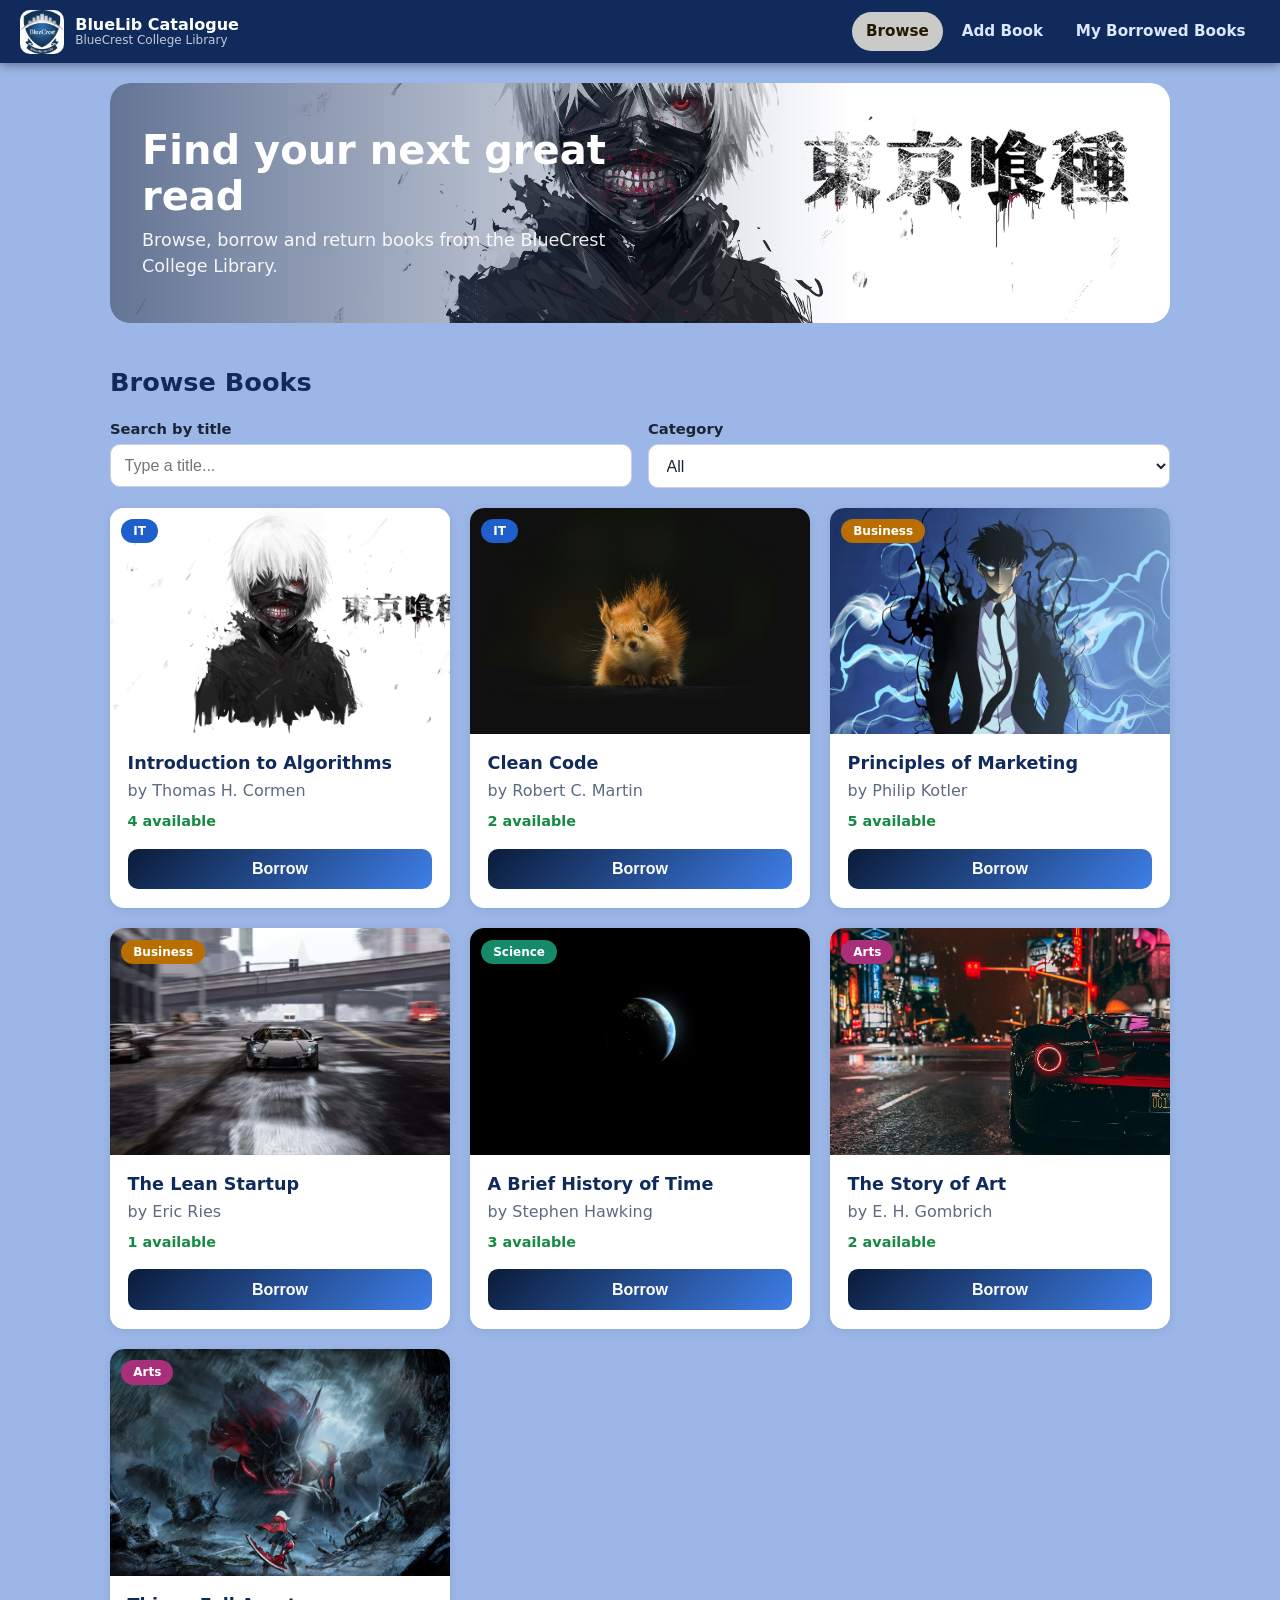
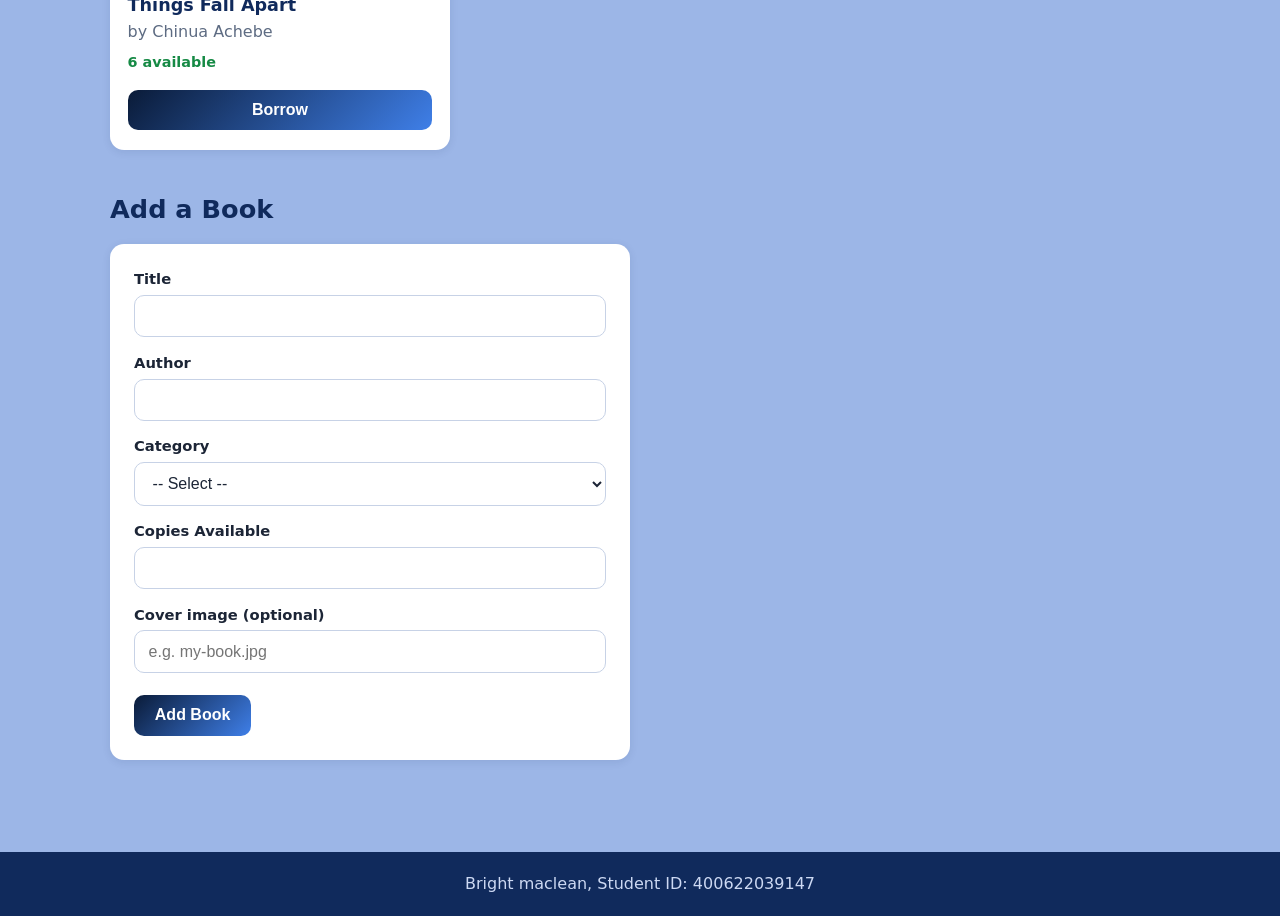
<file: bluelib/bluelib app/index.html>
<!DOCTYPE html>
<html lang="en">
<head>
  <meta charset="UTF-8">
  <meta name="viewport" content="width=device-width, initial-scale=1.0">
  <title>BlueLib Catalogue</title>
  <link rel="stylesheet" href="css/style.css">
</head>
<body>
  <header class="site-header">
    <a class="brand" href="index.html">
      <!-- LOGO PLACEHOLDER: replace images/logo.svg with your own logo file -->
      <img src="images/bluecrest-college-gh-logo-seal.webp" alt="BlueLib logo" class="logo" width="44" height="44">
      <span class="brand-text"><strong>BlueLib Catalogue</strong><small>BlueCrest College Library</small></span>
    </a>
    <nav class="site-nav" aria-label="Main navigation">
      <ul>
        <li><a href="index.html" aria-current="page">Browse</a></li>
        <li><a href="index.html#add">Add Book</a></li>
        <li><a href="borrowed.html">My Borrowed Books <span id="borrow-count" class="count" hidden>0</span></a></li>
      </ul>
    </nav>
  </header>

  <main>
    <!-- HERO IMAGE PLACEHOLDER: replace images/hero-placeholder.svg with your own banner (jpg/png/svg) -->
    <section class="hero" aria-labelledby="hero-heading">
      <img src="images/clean-code.jpg.jpg" alt="" class="hero-img">
      <div class="hero-text">
        <h1 id="hero-heading">Find your next great read</h1>
        <p>Browse, borrow and return books from the BlueCrest College Library.</p>
      </div>
    </section>

    <!-- BOOK PICTURES: put each book's image file name in data-image (files go in the images folder).
         Leave data-image="" to use the default cover. data-book is the book number; do not change it. -->
    <ul id="book-covers" hidden>
      <li data-book="1" data-image="images/clean-code.jpg.jpg">Introduction to Algorithms</li>
      <li data-book="2" data-image=images/geranimo-bKhETeDV1WM-unsplash.jpg>Clean Code</li>
      <li data-book="3" data-image="images/bussines.jpg">Principles of Marketing</li>
      <li data-book="4" data-image="images/wp15177533-gta-8k-wallpapers.webp">The Lean Startup</li>
      <li data-book="5" data-image="images/brief-history-of-time.jpg.jpg">A Brief History of Time</li>
      <li data-book="6" data-image="images/wp16044571-gta-v-8k-wallpapers.jpg">The Story of Art</li>
      <li data-book="7" data-image="images/silent-spring.jpg.jpg">Things Fall Apart</li>
    </ul>

    <section id="browse" aria-labelledby="browse-heading">
      <h2 id="browse-heading">Browse Books</h2>
      <div class="controls">
        <div class="field">
          <label for="search">Search by title</label>
          <input type="search" id="search" placeholder="Type a title...">
        </div>
        <div class="field">
          <label for="filter-category">Category</label>
          <select id="filter-category">
            <option value="All">All</option>
            <option value="IT">IT</option>
            <option value="Business">Business</option>
            <option value="Science">Science</option>
            <option value="Arts">Arts</option>
          </select>
        </div>
      </div>
      <p id="no-results" class="message" hidden>No books match your search.</p>
      <div id="book-list" class="book-grid"></div>
    </section>

    <section id="add" aria-labelledby="add-heading">
      <h2 id="add-heading">Add a Book</h2>
      <form id="add-form" novalidate>
        <div class="field">
          <label for="title">Title</label>
          <input type="text" id="title" name="title">
        </div>
        <div class="field">
          <label for="author">Author</label>
          <input type="text" id="author" name="author">
        </div>
        <div class="field">
          <label for="category">Category</label>
          <select id="category" name="category">
            <option value="">-- Select --</option>
            <option value="IT">IT</option>
            <option value="Business">Business</option>
            <option value="Science">Science</option>
            <option value="Arts">Arts</option>
          </select>
        </div>
        <div class="field">
          <label for="copies">Copies Available</label>
          <input type="number" id="copies" name="copies" min="0" step="1">
        </div>
        <div class="field">
          <label for="image">Cover image (optional)</label>
          <input type="text" id="image" name="image" placeholder="e.g. my-book.jpg">
        </div>
        <p id="form-error" class="error" role="alert" hidden></p>
        <p id="form-success" class="success" role="status" hidden></p>
        <button type="submit" class="btn">Add Book</button>
      </form>
    </section>
  </main>

  <footer class="site-footer">
    <p> Bright maclean, Student ID: 400622039147</p>
  </footer>

  <div id="toast" class="toast" role="status" aria-live="polite"></div>
  <script src="js/store.js"></script>
  <script src="js/app.js"></script>
</body>
</html>
</file>
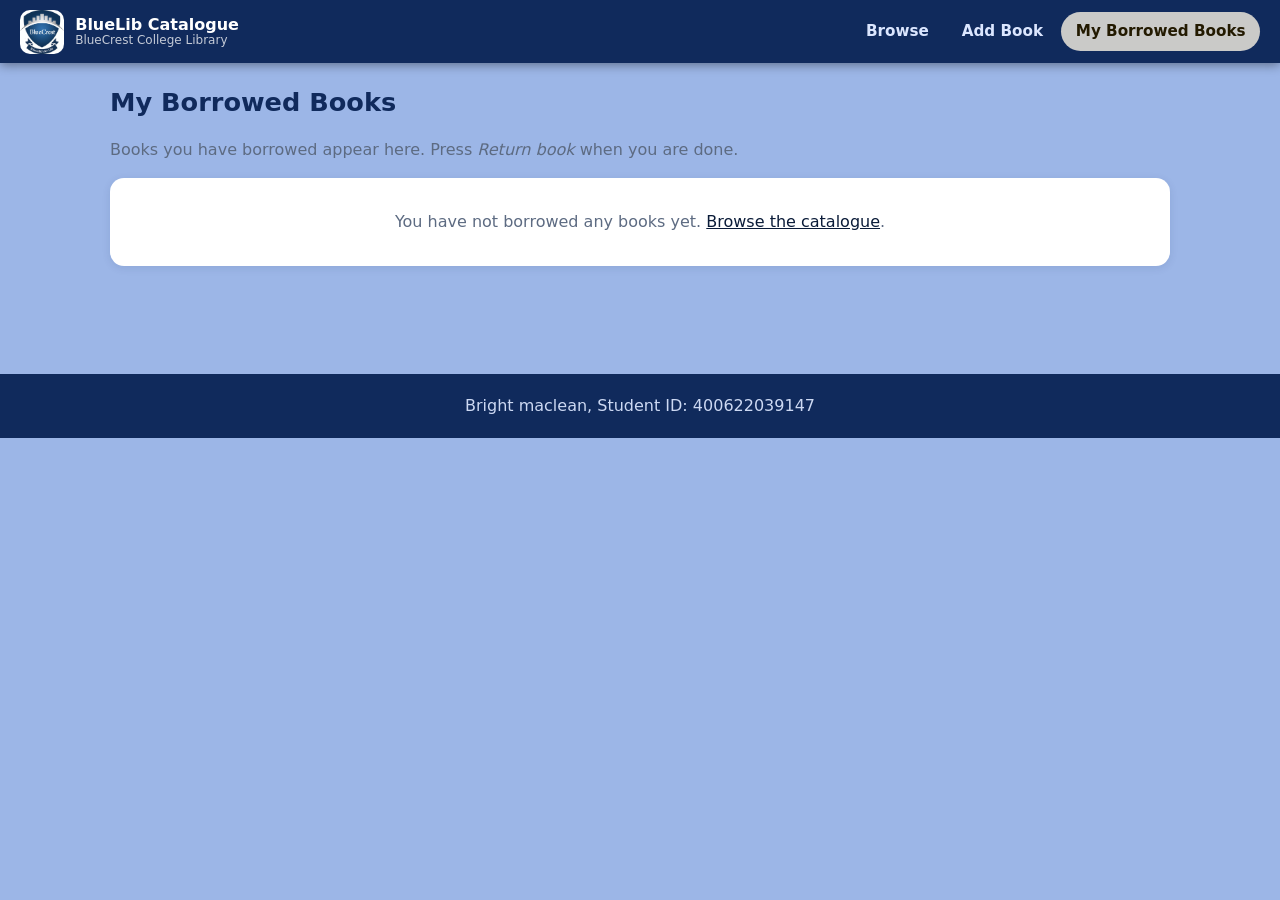
<file: bluelib/bluelib app/borrowed.html>
<!DOCTYPE html>
<html lang="en">
<head>
  <meta charset="UTF-8">
  <meta name="viewport" content="width=device-width, initial-scale=1.0">
  <title>My Borrowed Books - BlueLib</title>
  <link rel="stylesheet" href="css/style.css">
</head>
<body>
  <header class="site-header">
    <a class="brand" href="index.html">
      <img src="images/bluecrest-college-gh-logo-seal.webp" alt="BlueLib logo" class="logo" width="44" height="44">
      <span class="brand-text"><strong>BlueLib Catalogue</strong><small>BlueCrest College Library</small></span>
    </a>
    <nav class="site-nav" aria-label="Main navigation">
      <ul>
        <li><a href="index.html">Browse</a></li>
        <li><a href="index.html#add">Add Book</a></li>
        <li><a href="borrowed.html" aria-current="page">My Borrowed Books <span id="borrow-count" class="count" hidden>0</span></a></li>
      </ul>
    </nav>
  </header>

  <main>
    <section aria-labelledby="borrowed-heading">
      <h2 id="borrowed-heading">My Borrowed Books</h2>
      <p class="message">Books you have borrowed appear here. Press <em>Return book</em> when you are done.</p>
      <p id="empty-msg" class="empty" hidden>You have not borrowed any books yet. <a href="index.html">Browse the catalogue</a>.</p>
      <div id="borrowed-list" class="book-grid"></div>
    </section>
  </main>

  <footer class="site-footer">
    <p> Bright maclean, Student ID: 400622039147</p>
  </footer>

  <div id="toast" class="toast" role="status" aria-live="polite"></div>
  <script src="js/store.js"></script>
  <script src="js/borrowed.js"></script>
</body>
</html>
</file>
<file: bluelib/bluelib app/css/style.css>
:root {
  --primary: #0a1b38;
  --primary-dark: #102a5c;
  --accent: #cacac8;
  --bg: #f3f6fc;
  --card-bg: #ffffff;
  --text: #1c2536;
  --muted: #5d6b82;
  --error: #c0182f;
  --success: #168a45;
  --radius: 14px;
  --shadow: 0 2px 8px rgba(16, 42, 92, 0.10);
}

* { box-sizing: border-box; }
html { scroll-behavior: smooth; }
body {
  margin: 0;
  font-family: "Segoe UI", system-ui, -apple-system, Arial, sans-serif;
  background: var(--bg);
  color: var(--text);
  line-height: 1.5;
  background-color: #9cb6e7;
}
a { color: var(--primary); }

/* Header / navbar*/
.site-header {
  position: sticky; top: 0; z-index: 10;
  display: flex; flex-wrap: wrap; align-items: center; justify-content: space-between;
  gap: 0.5rem 1.5rem;
  padding: 0.6rem 1.25rem;
  background: var(--primary-dark);
  box-shadow: 0 2px 10px rgba(1, 3, 0, 0.40);
}
.brand { display: flex; align-items: center; gap: 0.7rem; text-decoration: none; color: #fff; }
.logo { border-radius: 10px; display: block; width: auto; height: 44px; max-width: 160px; object-fit: contain; }
.brand-text { display: flex; flex-direction: column; line-height: 1.15; }
.brand-text small { opacity: 0.75; font-size: 0.75rem; }
.site-nav ul { list-style: none; margin: 0; padding: 0; display: flex; gap: 0.25rem; flex-wrap: wrap; }
.site-nav a {
  display: inline-flex; align-items: center; gap: 0.4rem;
  padding: 0.5rem 0.9rem; border-radius: 999px;
  color: #dbe6ff; text-decoration: none; font-weight: 600; font-size: 0.95rem;
  transition: background 0.2s, color 0.2s;
}
.site-nav a:hover { background: rgba(255, 255, 255, 0.14); color: #fff; }
.site-nav a[aria-current="page"] { background: var(--accent); color: #231a00; }
.count {
  background: var(--error); color: #fff; font-size: 0.72rem;
  min-width: 1.35rem; height: 1.35rem; border-radius: 999px;
  display: inline-flex; align-items: center; justify-content: center; padding: 0 0.3rem;
}
.count[hidden] { display: none; }

main { max-width: 1100px; margin: 0 auto; padding: 1.25rem; }
section { margin-bottom: 2.5rem; }
h2 { color: var(--primary-dark); font-size: 1.6rem; margin: 0 0 1rem; }


.hero { position: relative; border-radius: 20px; overflow: hidden; min-height: 240px; display: flex; align-items: center; }
.hero-img { position: absolute; inset: 0; width: 100%; height: 100%; object-fit: cover; }
.hero-text { position: relative; padding: 2rem; color: #fff; max-width: 560px; }
.hero-text h1 { margin: 0 0 0.5rem; font-size: clamp(1.7rem, 4vw, 2.5rem); line-height: 1.15; }
.hero-text p { margin: 0; font-size: 1.1rem; opacity: 0.92; }
.hero::after { content: ""; position: absolute; inset: 0; background: linear-gradient(90deg, rgba(16, 42, 92, 0.65), transparent 70%); }
.hero-text { z-index: 1; }

/* Controls & forms */
.controls { display: flex; flex-wrap: wrap; gap: 1rem; margin-bottom: 1.25rem; }
.field { display: flex; flex-direction: column; margin-bottom: 0.9rem; }
.controls .field { margin-bottom: 0; flex: 1 1 220px; }
label { font-weight: 600; margin-bottom: 0.3rem; font-size: 0.92rem; }
input, select {
  padding: 0.7rem 0.85rem; border: 1.5px solid #c7d2e6; border-radius: 10px;
  font-size: 1rem; background: #fff; color: var(--text); transition: border-color 0.2s, box-shadow 0.2s;
}
input:focus, select:focus { outline: none; border-color: var(--primary); box-shadow: 0 0 0 3px rgba(31, 95, 204, 0.2); }

#add-form { background: var(--card-bg); padding: 1.5rem; border-radius: var(--radius); max-width: 520px; box-shadow: var(--shadow); }
.error { color: var(--error); font-weight: 600; }
.success { color: var(--success); font-weight: 600; }
.message { color: var(--muted); }
.empty { background: var(--card-bg); padding: 2rem; text-align: center; border-radius: var(--radius); box-shadow: var(--shadow); color: var(--muted); }

/* Cards */
.book-grid { display: grid; grid-template-columns: repeat(3, 1fr); gap: 1.25rem; }
.card {
  background: var(--card-bg); border-radius: var(--radius); overflow: hidden;
  box-shadow: var(--shadow); display: flex; flex-direction: column;
  transition: transform 0.25s, box-shadow 0.25s;
}
.card:hover { transform: translateY(-6px); box-shadow: 0 14px 28px rgba(16, 42, 92, 0.22); }
.card-media { position: relative; aspect-ratio: 3 / 2; background: #dfe7f5; overflow: hidden; }
.cover { width: 100%; height: 100%; object-fit: cover; display: block; transition: transform 0.4s; }
.card:hover .cover { transform: scale(1.06); }
.card-body { padding: 1rem 1.1rem 1.2rem; display: flex; flex-direction: column; flex: 1; }
.card h3 { margin: 0 0 0.15rem; font-size: 1.1rem; color: var(--primary-dark); }
.author { margin: 0 0 0.5rem; color: var(--muted); }
.copies { margin: 0 0 1rem; font-size: 0.9rem; color: var(--success); font-weight: 600; }
.stock-out { color: var(--error); }
.card .copies.borrowed-date { color: var(--muted); }
.borrowed-date { color: var(--muted); }

.badge {
  position: absolute; top: 0.7rem; left: 0.7rem;
  padding: 0.2rem 0.75rem; border-radius: 999px; font-size: 0.75rem; font-weight: 700;
  color: #fff; background: var(--primary-dark);
}
.badge-it { background: #1f5fcc; }
.badge-business { background: #b86e00; }
.badge-science { background: #148a6a; }
.badge-arts { background: #a8307a; }

/*Buttons*/
.btn {
  margin-top: auto; padding: 0.7rem 1.3rem; border: none; border-radius: 10px;
  background: linear-gradient(135deg, var(--primary), #3f7fe8); color: #fff;
  font-size: 1rem; font-weight: 700; cursor: pointer;
  transition: transform 0.15s, box-shadow 0.2s, filter 0.2s;
}
.btn:hover:not(:disabled) { transform: translateY(-2px); box-shadow: 0 6px 14px rgba(31, 95, 204, 0.4); filter: brightness(1.05); }
.btn:disabled { background: #a9b4c6; cursor: not-allowed; }
.btn-return { background: linear-gradient(135deg, #e08a00, var(--accent)); color: #231a00; }
.btn-return:hover:not(:disabled) { box-shadow: 0 6px 14px rgba(224, 138, 0, 0.45); }
#add-form .btn { margin-top: 0.5rem; }

/*pop-up*/
.toast {
  position: fixed; left: 50%; bottom: 1.5rem; z-index: 50;
  transform: translate(-50%, 150%); opacity: 0;
  background: var(--primary-dark); color: #fff;
  padding: 0.9rem 1.4rem; border-radius: 12px; max-width: calc(100% - 2rem);
  box-shadow: 0 10px 30px rgba(0, 0, 0, 0.35);
  transition: transform 0.35s, opacity 0.35s; pointer-events: none;
}
.toast.show { transform: translate(-50%, 0); opacity: 1; pointer-events: auto; }
.toast a { color: var(--accent); font-weight: 700; }


.site-footer { background: var(--primary-dark); color: #cdd9f3; text-align: center; padding: 1.25rem; margin-top: 2rem; }
.site-footer p { margin: 0; }

/*Responsive*/
@media (max-width: 900px) { .book-grid { grid-template-columns: repeat(2, 1fr); } }
@media (max-width: 599px) {
  .book-grid { grid-template-columns: 1fr; }
  .site-header { justify-content: center; }
  .hero-text { padding: 1.25rem; }
}
</file>
